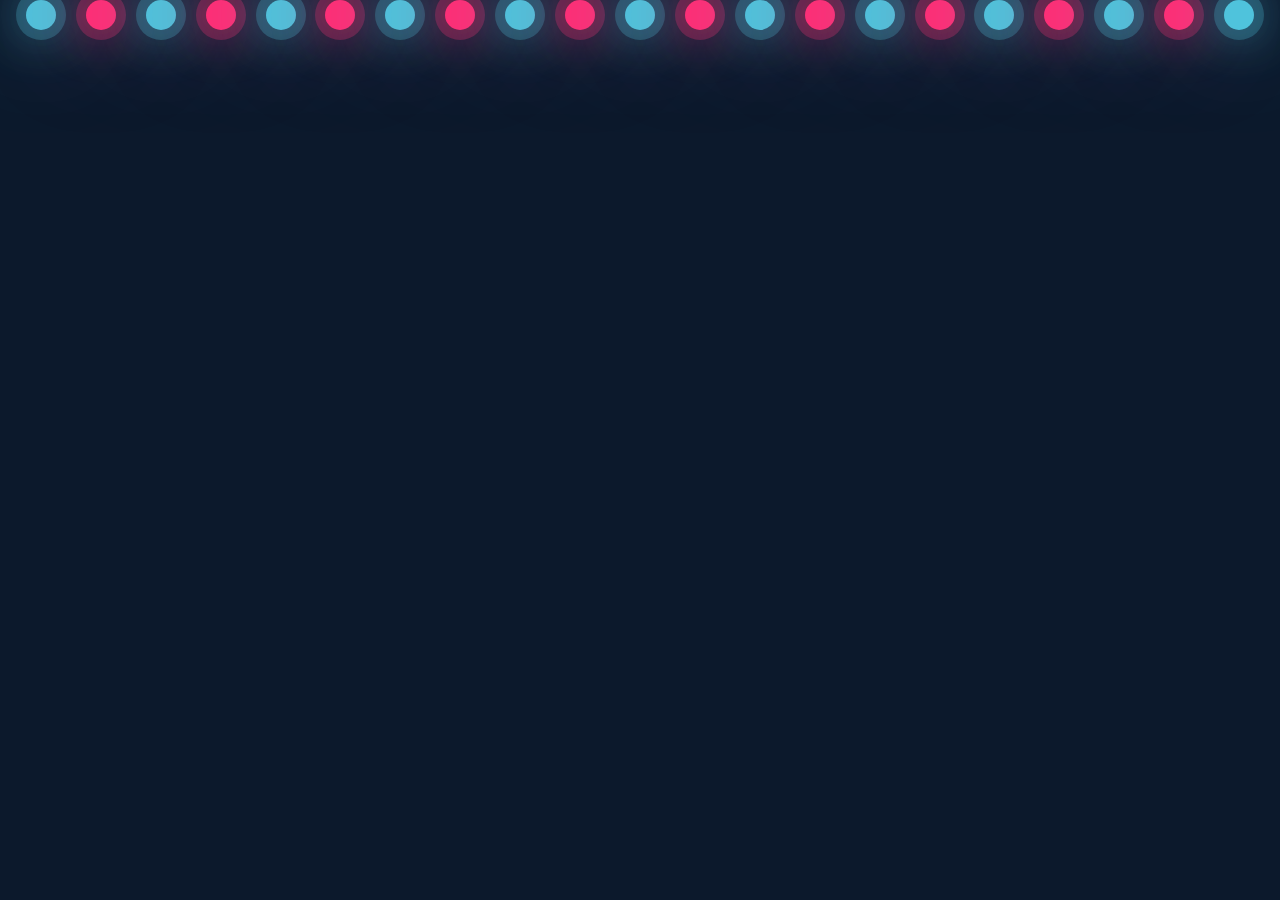
<file: AnimatedBackground/index.html>
<!DOCTYPE html>
<html lang="en">
<head>
    <meta charset="UTF-8">
    <meta 
        name="viewport" 
        content="width=device-width, initial-scale=1.0">
    <title>CSS Animation Effects</title>
    <link rel="stylesheet" href="style.css">
</head>
<body>
    <div class="container">
        <div class="bubbles">
            <span style="--i:1"></span>
            <span style="--i:18"></span>
            <span style="--i:17"></span>
            <span style="--i:3"></span>
            <span style="--i:7"></span>
            <span style="--i:2"></span>
            <span style="--i:10"></span>
            <span style="--i:15"></span>
            <span style="--i:13"></span>
            <span style="--i:11"></span>
            <span style="--i:18"></span>
            <span style="--i:20"></span>
            <span style="--i:12"></span>
            <span style="--i:2"></span>
            <span style="--i:10"></span>
            <span style="--i:15"></span>
            <span style="--i:13"></span>
            <span style="--i:11"></span>
            <span style="--i:18"></span>
            <span style="--i:20"></span>
            <span style="--i:12"></span>
        </div>
    </div>
</body>
</html>
</file>
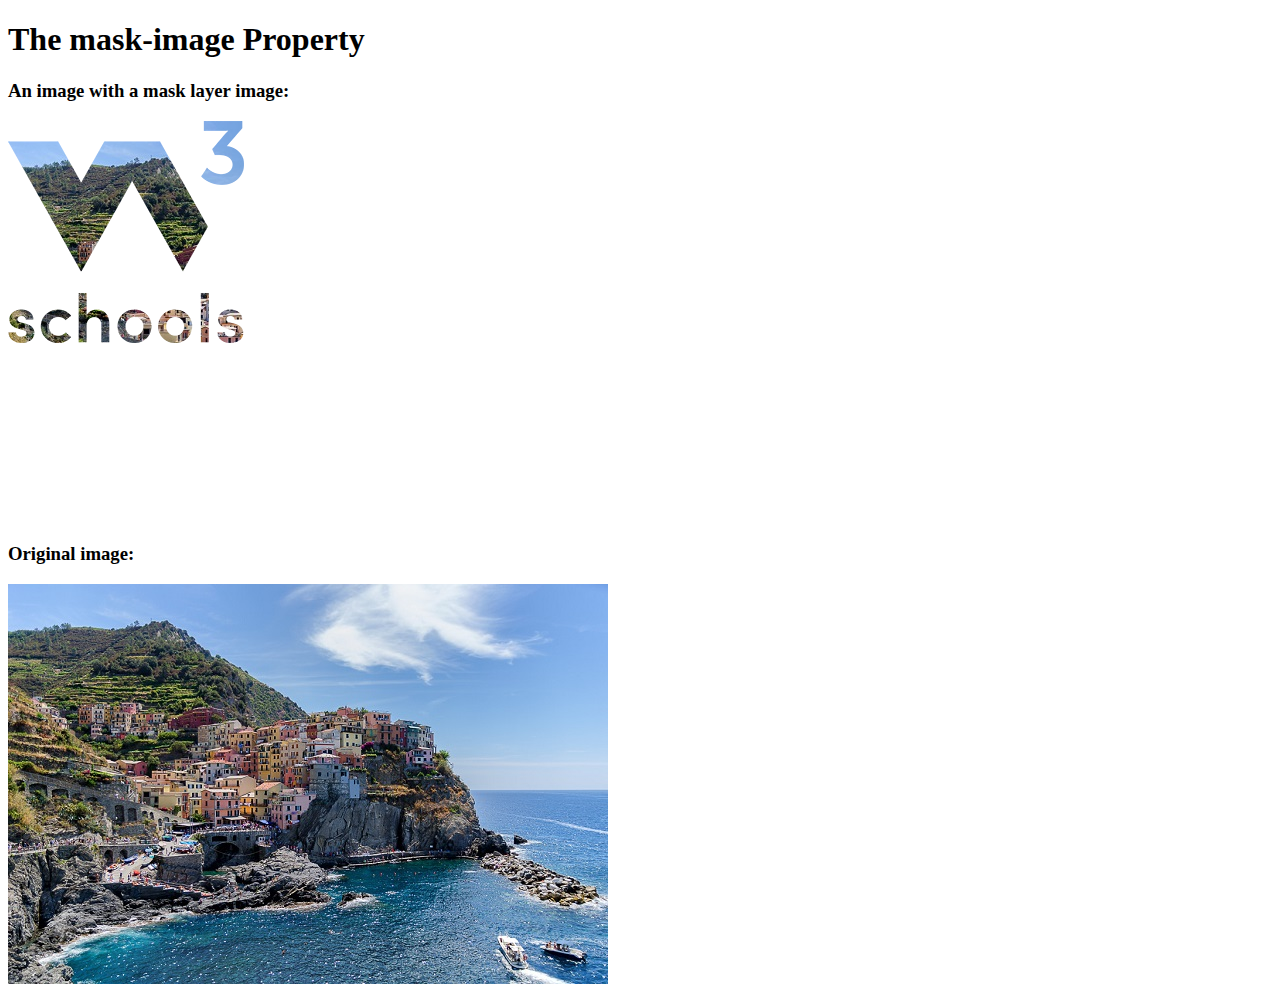
<file: masking/index.html>
<!DOCTYPE html>
<html>
<head>
<style>
.mask1 {
  -webkit-mask-image: url(assets/w3logo.png);
  -moz-mask-image: url(assets/w3logo.png);
  mask-image: url(assets/w3logo.png);
  -webkit-mask-repeat: no-repeat;
  -moz-mask-repeat: no-repeat;
  mask-repeat: no-repeat;    
}
</style>
</head>
<body>

<h1>The mask-image Property</h1>

<h3>An image with a mask layer image:</h3>
<div class="mask1">
<img src="assets/img_5terre.jpg" alt="Cinque Terre" width="600" height="400">
</div>

<h3>Original image:</h3>
<img src="assets/img_5terre.jpg" alt="Cinque Terre" width="600" height="400">

</body>
</html>
</file>
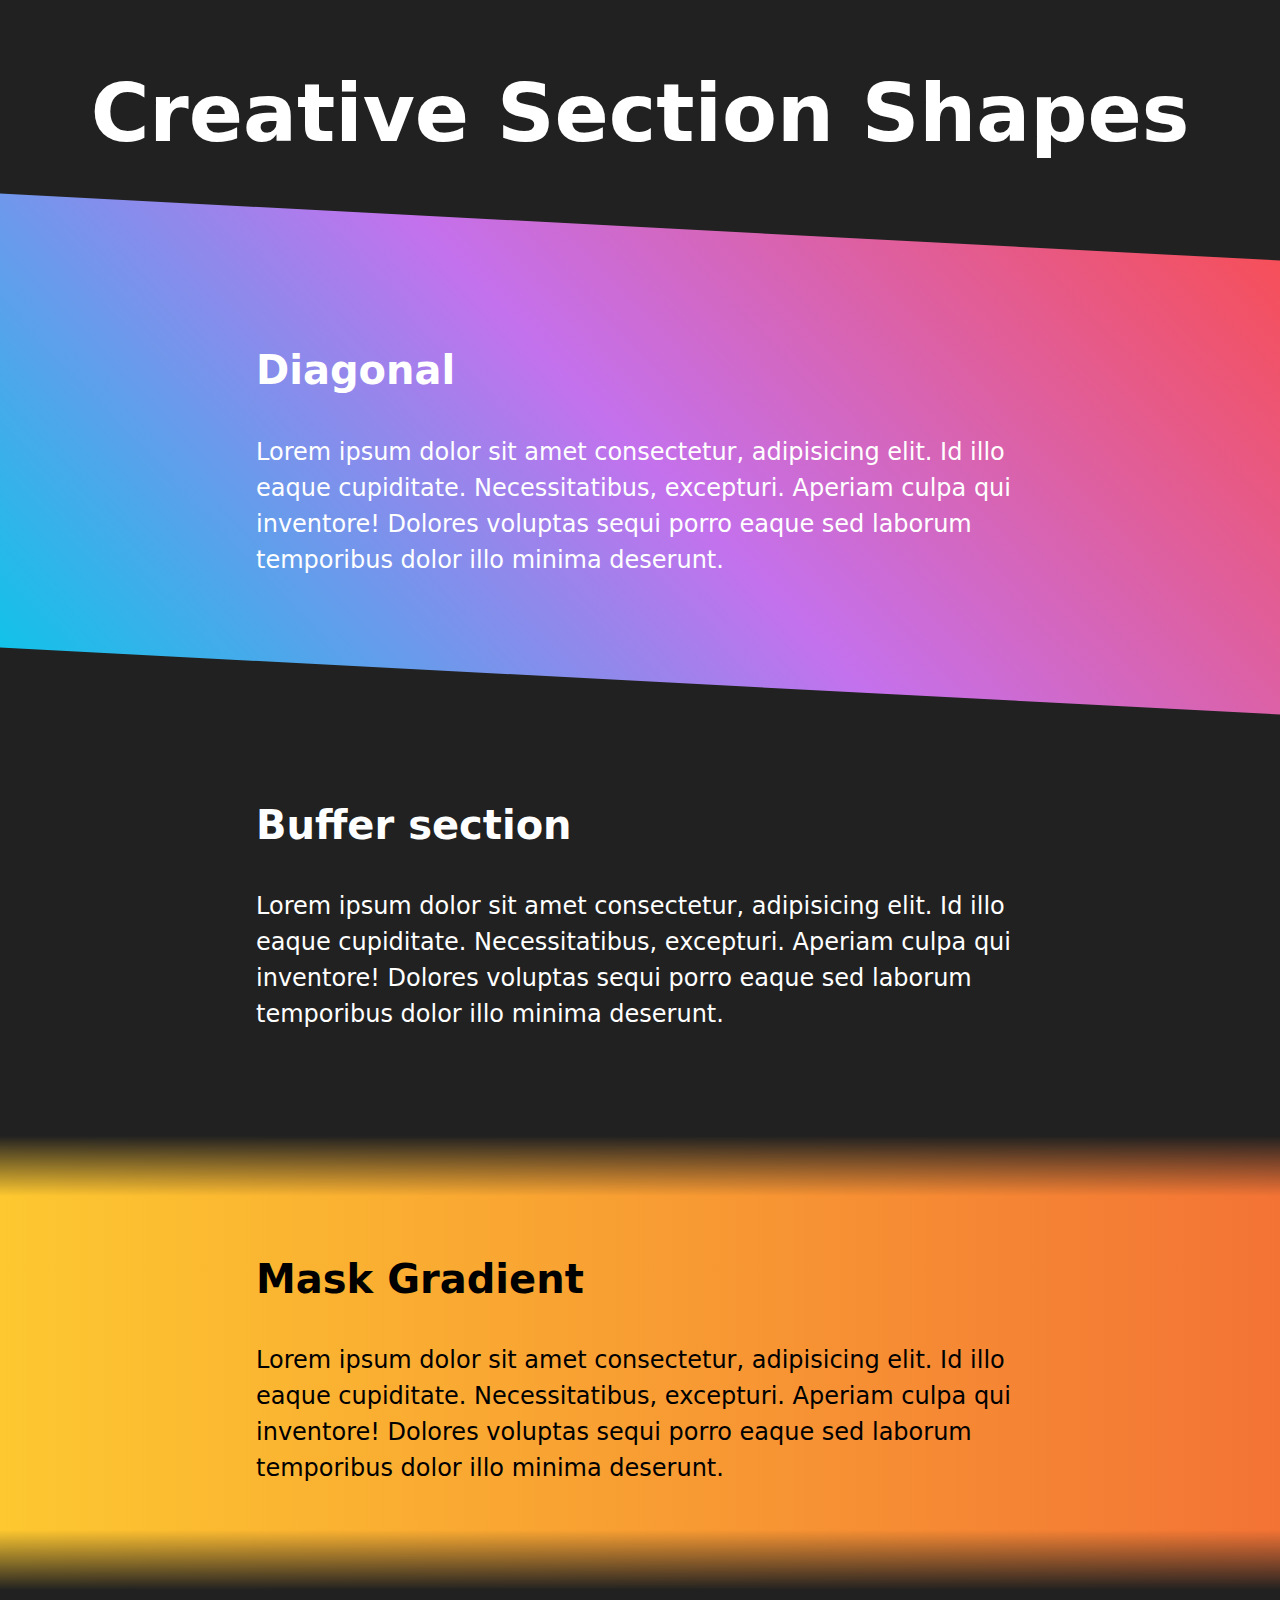
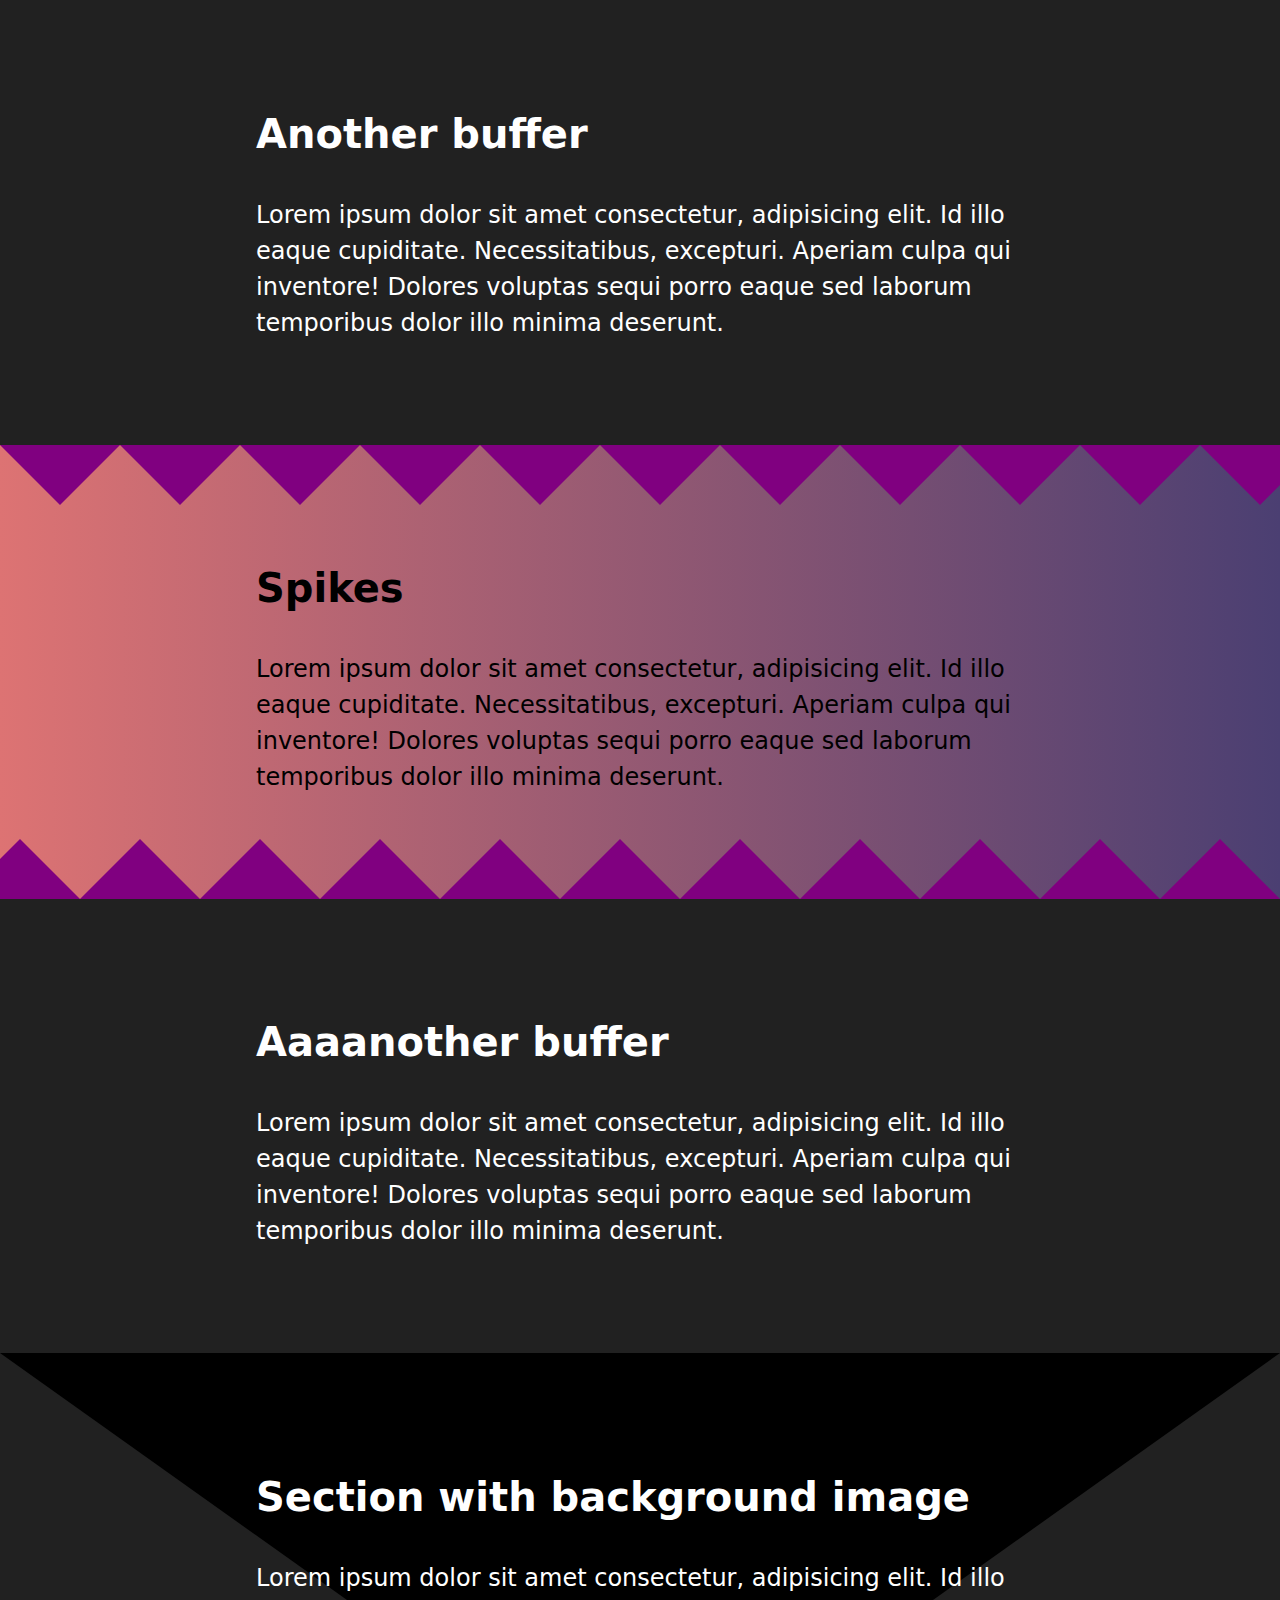
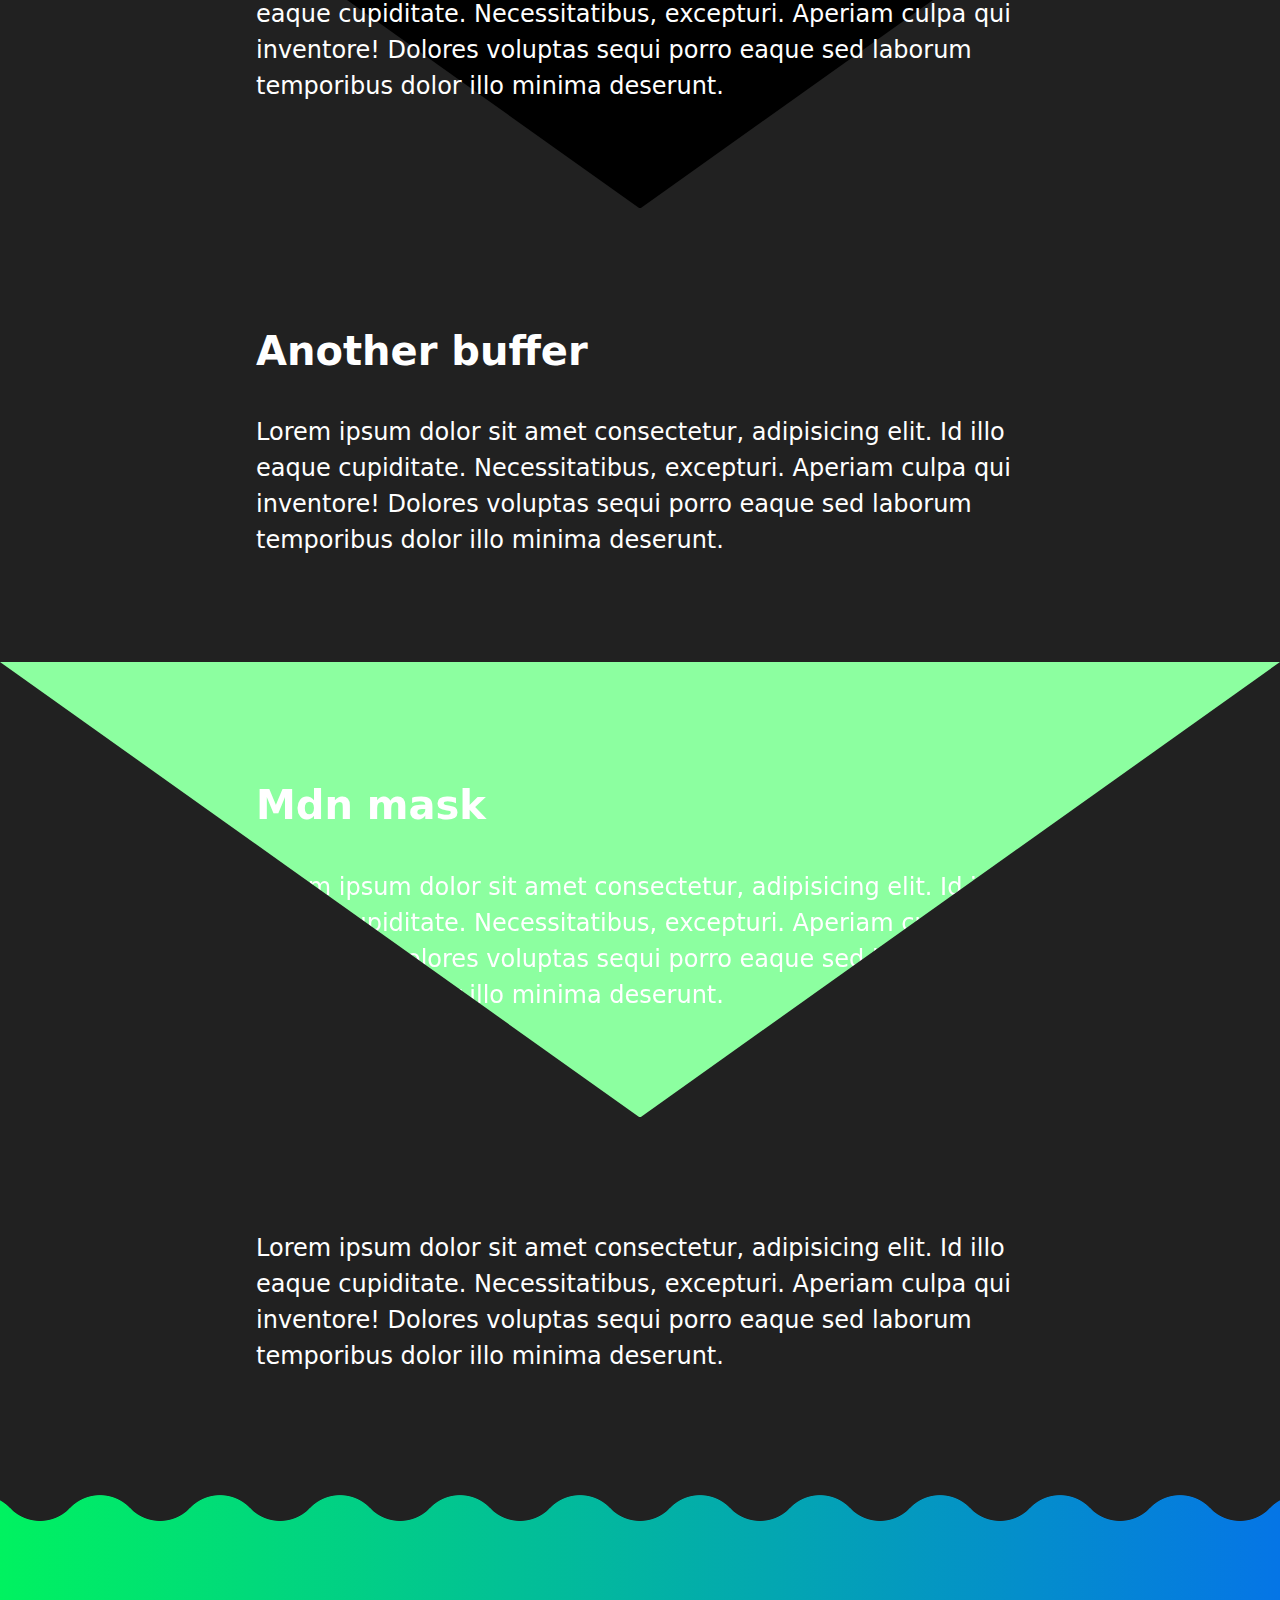
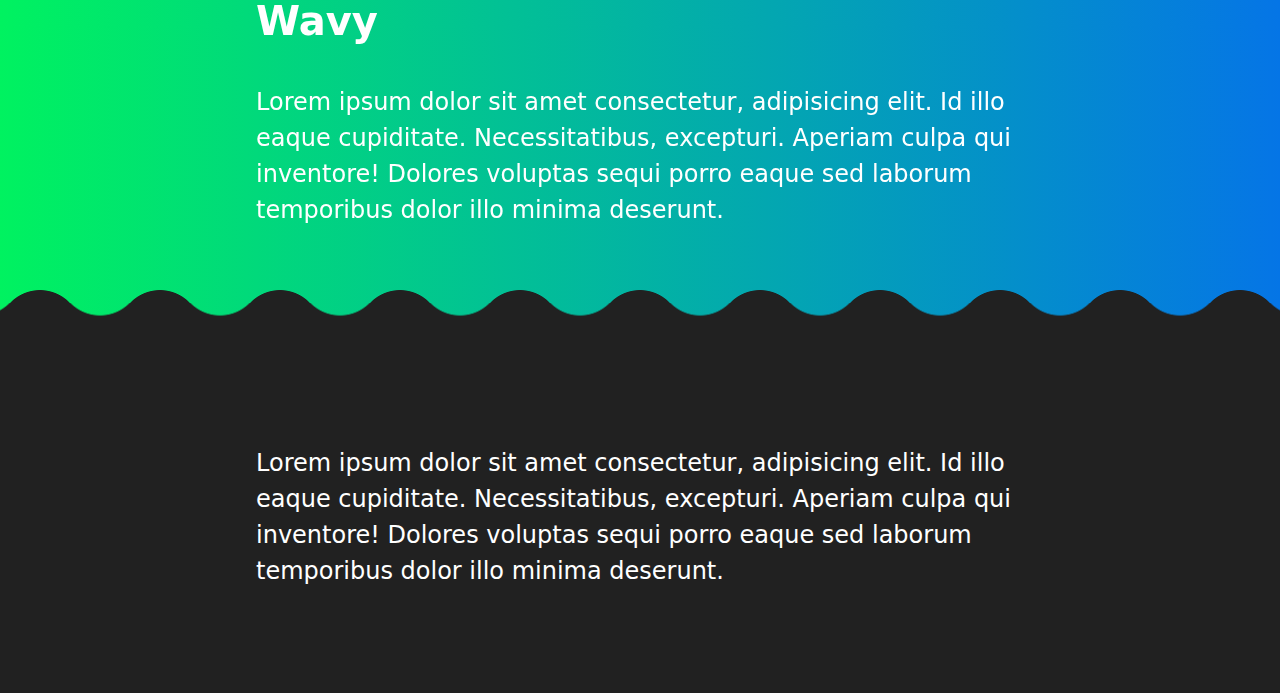
<file: PrettyBorders/index.html>
<!DOCTYPE html>
<html lang="en">
<head>
    <meta charset="UTF-8">
    <meta name="viewport" content="width=device-width, initial-scale=1.0">
    <title>Section shapes</title>
    <link rel="stylesheet" href="style.css">
</head>
<body>
    
    <header>
        <h1 class="site-title">Creative Section Shapes</h1>
    </header>

    <section class="diagonal">
        <div class="wrapper">

            <h2 class="section-title">Diagonal</h2>
            <p>Lorem ipsum dolor sit amet consectetur, adipisicing elit. 
                Id illo eaque cupiditate. Necessitatibus, excepturi. 
                Aperiam culpa qui inventore! Dolores voluptas sequi porro 
                eaque sed laborum temporibus dolor illo minima deserunt.</p>
            
        </div>
    </section>

    <section>
        <div class="wrapper">

            <h2 class="section-title">Buffer section</h2>
            <p>Lorem ipsum dolor sit amet consectetur, adipisicing elit. 
                Id illo eaque cupiditate. Necessitatibus, excepturi. 
                Aperiam culpa qui inventore! Dolores voluptas sequi porro 
                eaque sed laborum temporibus dolor illo minima deserunt.</p>
            
        </div>
    </section>

    <section class="maskgradient">
        <div class="wrapper">

            <h2 class="section-title">Mask Gradient</h2>
            <p>Lorem ipsum dolor sit amet consectetur, adipisicing elit. 
                Id illo eaque cupiditate. Necessitatibus, excepturi. 
                Aperiam culpa qui inventore! Dolores voluptas sequi porro 
                eaque sed laborum temporibus dolor illo minima deserunt.</p>
            
        </div>
    </section>

    <section>
        <div class="wrapper">

            <h2 class="section-title">Another buffer</h2>
            <p>Lorem ipsum dolor sit amet consectetur, adipisicing elit. 
                Id illo eaque cupiditate. Necessitatibus, excepturi. 
                Aperiam culpa qui inventore! Dolores voluptas sequi porro 
                eaque sed laborum temporibus dolor illo minima deserunt.</p>
            
        </div>
    </section>

    <section class="spikes">
        <div class="wrapper">

            <h2 class="section-title">Spikes</h2>
            <p>Lorem ipsum dolor sit amet consectetur, adipisicing elit. 
                Id illo eaque cupiditate. Necessitatibus, excepturi. 
                Aperiam culpa qui inventore! Dolores voluptas sequi porro 
                eaque sed laborum temporibus dolor illo minima deserunt.</p>
            
        </div>
    </section>

    <section>
        <div class="wrapper">

            <h2 class="section-title">Aaaanother buffer</h2>
            <p>Lorem ipsum dolor sit amet consectetur, adipisicing elit. 
                Id illo eaque cupiditate. Necessitatibus, excepturi. 
                Aperiam culpa qui inventore! Dolores voluptas sequi porro 
                eaque sed laborum temporibus dolor illo minima deserunt.</p>
            
        </div>
    </section>

    <section class="backimage">
        <div class="wrapper">

            <h2 class="section-title">Section with background image</h2>
            <p>Lorem ipsum dolor sit amet consectetur, adipisicing elit. 
                Id illo eaque cupiditate. Necessitatibus, excepturi. 
                Aperiam culpa qui inventore! Dolores voluptas sequi porro 
                eaque sed laborum temporibus dolor illo minima deserunt.</p>
            
        </div>
    </section>
    
    <section>
        <div class="wrapper">

            <h2 class="section-title">Another buffer</h2>
            <p>Lorem ipsum dolor sit amet consectetur, adipisicing elit. 
                Id illo eaque cupiditate. Necessitatibus, excepturi. 
                Aperiam culpa qui inventore! Dolores voluptas sequi porro 
                eaque sed laborum temporibus dolor illo minima deserunt.</p>
            
        </div>
    </section>
    
    <section class="mdnmask">
        <div class="wrapper">

            <h2 class="section-title">Mdn mask</h2>
            <p>Lorem ipsum dolor sit amet consectetur, adipisicing elit. 
                Id illo eaque cupiditate. Necessitatibus, excepturi. 
                Aperiam culpa qui inventore! Dolores voluptas sequi porro 
                eaque sed laborum temporibus dolor illo minima deserunt.</p>
            
        </div>
    </section>
    
    <section>
        <div class="wrapper">

            <h2 class="section-title"></h2>
            <p>Lorem ipsum dolor sit amet consectetur, adipisicing elit. 
                Id illo eaque cupiditate. Necessitatibus, excepturi. 
                Aperiam culpa qui inventore! Dolores voluptas sequi porro 
                eaque sed laborum temporibus dolor illo minima deserunt.</p>
            
        </div>
    </section>
    
    <section class="wavy">
        <div class="wrapper">

            <h2 class="section-title">Wavy</h2>
            <p>Lorem ipsum dolor sit amet consectetur, adipisicing elit. 
                Id illo eaque cupiditate. Necessitatibus, excepturi. 
                Aperiam culpa qui inventore! Dolores voluptas sequi porro 
                eaque sed laborum temporibus dolor illo minima deserunt.</p>
            
        </div>
    </section>
    
    <section>
        <div class="wrapper">

            <h2 class="section-title"></h2>
            <p>Lorem ipsum dolor sit amet consectetur, adipisicing elit. 
                Id illo eaque cupiditate. Necessitatibus, excepturi. 
                Aperiam culpa qui inventore! Dolores voluptas sequi porro 
                eaque sed laborum temporibus dolor illo minima deserunt.</p>
            
        </div>
    </section>
    
</body>
</html>
</file>
<file: AnimatedBackground/style.css>
* {
    margin: 0;
    padding: 0;
    box-sizing: border-box;
}

body {
    min-height: 100vh;
    background: #0c192c;
}

.container {
    position: relative;
    width: 100%;
    /* I dont really buy this vh */
    height: 100vh;
    /* Neither the none overflow */
    /* Ahhh it is because we return the animation
       below of the view. */
    overflow: hidden;
}

.bubbles {
    position: relative;
    display: flex;
    /* Added properties */
    justify-content: space-evenly;
    flex-flow: row wrap;
}

.bubbles span {
    position: relative;
    width: 30px;
    height: 30px;
    background: #4fc3dc;
    margin: 0 4px;
    border-radius: 50%;
    box-shadow: 
        0 0 0 10px #4fc4dc44,
        0 0 50px #4fc3dc,
        0 0 100px #4fc3dc;
    animation: animate 15s linear infinite;
    animation-duration: calc( 125s/var(--i) );
}

.bubbles span:nth-child(even) {
    background: #ff2d75;
    box-shadow: 
        0 0 0 10px #ff2d7544,
        0 0 50px #ff2d75,
        0 0 100px #ff2d75;
}

@keyframes animate {
    0% {
        transform: translateY(100vh) scale(0);
    }
    100% {
        transform: translateY(-10vh) scale(1);
    }
}
</file>
<file: PrettyBorders/style.css>
*,
*::before,
*::after {
    box-sizing: border-box;
}

:root {
    --body-bg: hsl(0, 0%, 13%);
}

/* With the background color added, this is not
   necessary anymore. */
/* html {
    color-scheme: dark light;
} */

body {
    background: var(--body-bg);
    color: white;
    font-family: system-ui;
    font-size: 1.5rem;
    line-height: 1.5;
    margin: 0;
}

.wrapper {
    max-width: 50rem;
    margin-left: auto;
    margin-right: auto;
    /* Or margin-inline */
    padding-inline: 1rem;
}

.site-title {
    font-size: 5rem;
    text-align: center;
}

.section-title {
    font-size: 2.5rem;
}

section {
    /* -block acts like top and bottom */
    /* The idea is add space in each section for the borders */
    padding-block: 5rem;
}


/* Now lets work in each section */
.diagonal {
    /* customizable stuff */
    --skew-angle: 3deg;
    --background: 
        linear-gradient(
            45deg,
            #12c2e9,
            #c471ed,
            #f64f59
        );


    position: relative;
    /* This isolation keeps the z-index just in 
       the diagonal.*/
    isolation: isolate;
}

/* This is one way to do it. The other could be 
   skewing the element and then unskewing the text. */
.diagonal::after {
    content: '';
    background: var(--background);
    /* We use position absolute in conjunction with 
       relative in the element to make sure the pseudo
       element stays in place. */
    position: absolute;
    z-index: -1;
    /* Inset replaces top bottom left right */
    inset: 0;
    transform: skewY(var(--skew-angle));
    
}



/* A change to spikes section */
.maskgradient {
    --spike-color: var(--body-bg);
    /* var(--body-bg); */
    /* This controls the size of the mask 
       the idea is to match the mask size 
       with the before/after strip size*/
    --spike-width: 50px;
    --spike-height: 60px;

    position: relative;
    color: black;
    background: 
        linear-gradient(
            to right,
            #fdc830,
            #f37335
        );
}

.maskgradient::before,
.maskgradient::after {
    content: '';
    position: absolute;
    width: 100%;
    height: var(--spike-height);
    background: var(--spike-color);
    /* The webkit prefix is added to work with chrome */
    -webkit-mask-image: linear-gradient(black, transparent);
    mask-image: linear-gradient(black, transparent);
    /* -webkit-mask-size: 
        var(--spike-width) var(--spike-height); */
    /* mask-size: 
        var(--spike-width) var(--spike-height); */
}

.maskgradient::before {
    top: 0;
}

.maskgradient::after {
    bottom: 0;
    transform: rotate(-0.5turn);
}



/* Spikes section */
.spikes {
    --spike-color: purple;
    /* var(--body-bg); */
    /* This controls the size of the mask 
       the idea is to match the mask size 
       with the before/after strip size*/
    --spike-width: 50px;
    --spike-height: 60px;

    position: relative;
    color: black;
    background: 
        linear-gradient(
            to right,
            #DD7373,
            #4B3F72
        );
}

.spikes::before,
.spikes::after {
    content: '';
    position: absolute;
    width: 100%;
    height: var(--spike-height);
    background: var(--spike-color);
    /* The webkit prefix is added to work with chrome */
    -webkit-mask-image: url(assets/triangle3.svg);
    mask-image: url(assets/triangle3.svg);
    /* -webkit-mask-size: 
        var(--spike-width) var(--spike-height); */
    /* mask-size: 
        var(--spike-width) var(--spike-height); */
}

.spikes::before {
    top: 0;
}

.spikes::after {
    bottom: 0;
    transform: rotate(-0.5turn);
}



/* Background image section */
.backimage {
    position: relative;
    background-image: url(assets/triangle.svg);
}


/* Mdn mask section */
.mdnmask {
  background-color: #8cffa0;
  -webkit-mask-image: url(assets/triangle.svg);
  mask-image: url(assets/triangle.svg);
}



/* Wavy section */
.wavy {
    background: 
        linear-gradient(
            to right,
            #00f260,
            #0575e6
        );

    /* Mask created with https://css-generators.com/wavy-shapes/ */
    --mask:
        radial-gradient(41.38px at 50% 58.50px,#000 99%,#0000 101%) calc(50% - 60px) 0/120px 51% repeat-x,
        radial-gradient(41.38px at 50% -28.5px,#0000 99%,#000 101%) 50% 30px/120px calc(51% - 30px) repeat-x,
        radial-gradient(41.38px at 50% calc(100% - 58.50px),#000 99%,#0000 101%) calc(50% - 60px) 100%/120px 51% repeat-x,
        radial-gradient(41.38px at 50% calc(100% + 28.50px),#0000 99%,#000 101%) 50% calc(100% - 30px)/120px calc(51% - 30px) repeat-x;
    -webkit-mask: var(--mask);
    mask: var(--mask);

}
</file>
